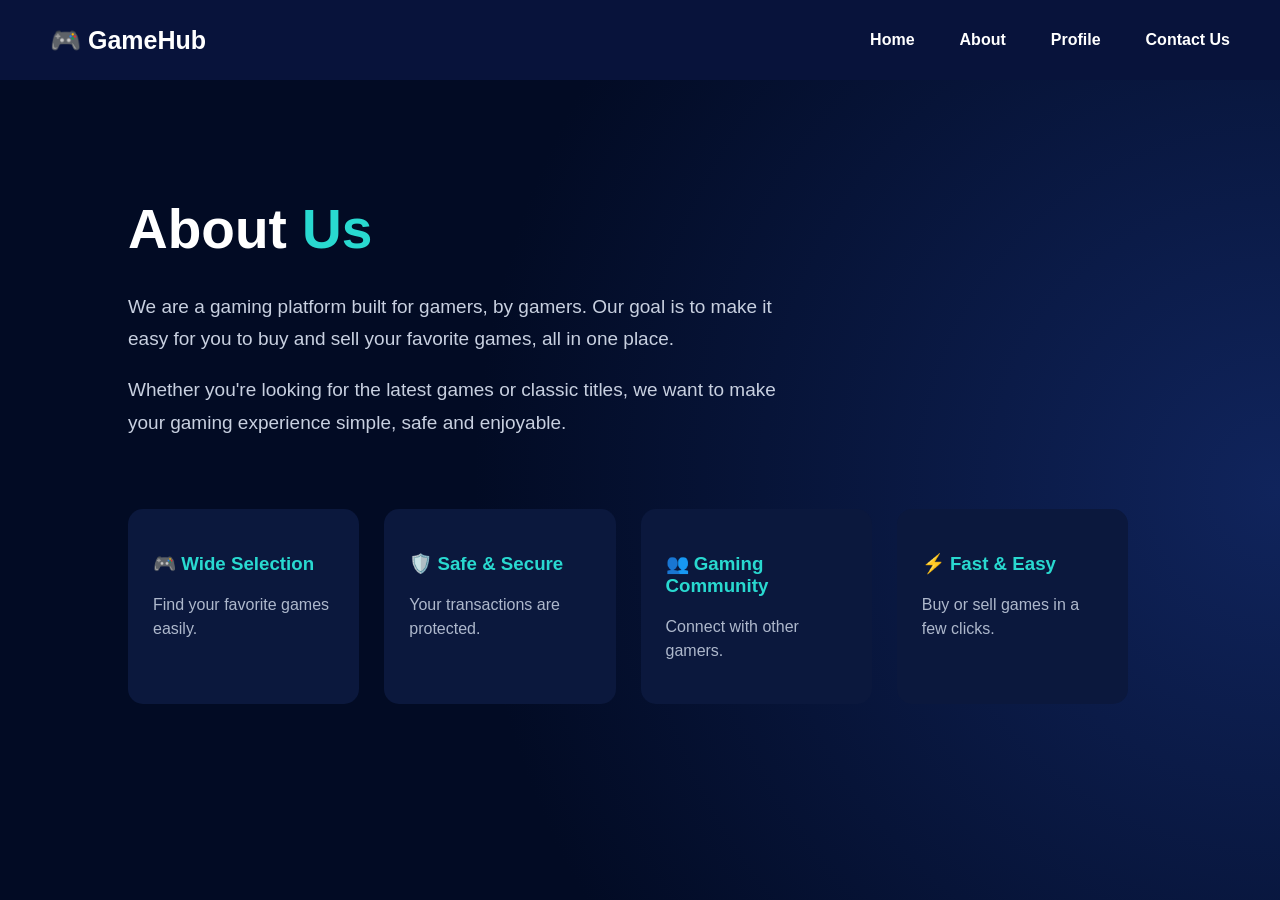
<file: about.html>
<!DOCTYPE html>
<html>
<head>
    <link rel="stylesheet" href="about.css">
    <title>About Us</title>
</head>

<body>

<header>
    <h2>🎮 GameHub</h2>

    <nav>
        <a href="index.html">Home</a>
        <a href="about.html">About</a>
        <a href="profile.html">Profile</a>
        <a href="contact.html">Contact Us</a>
    </nav>
</header>

<main class="about">

    <div class="about-text">

        <h1>About <span>Us</span></h1>

        <p>
            We are a gaming platform built for gamers, by gamers.
            Our goal is to make it easy for you to buy and sell
            your favorite games, all in one place.
        </p>

        <p>
            Whether you're looking for the latest games or classic
            titles, we want to make your gaming experience simple,
            safe and enjoyable.
        </p>

        <div class="features">

            <div>
                <h3>🎮 Wide Selection</h3>
                <p>Find your favorite games easily.</p>
            </div>

            <div>
                <h3>🛡️ Safe & Secure</h3>
                <p>Your transactions are protected.</p>
            </div>

            <div>
                <h3>👥 Gaming Community</h3>
                <p>Connect with other gamers.</p>
            </div>

            <div>
                <h3>⚡ Fast & Easy</h3>
                <p>Buy or sell games in a few clicks.</p>
            </div>

        </div>

    </div>

</main>

</body>
</html>
</file>
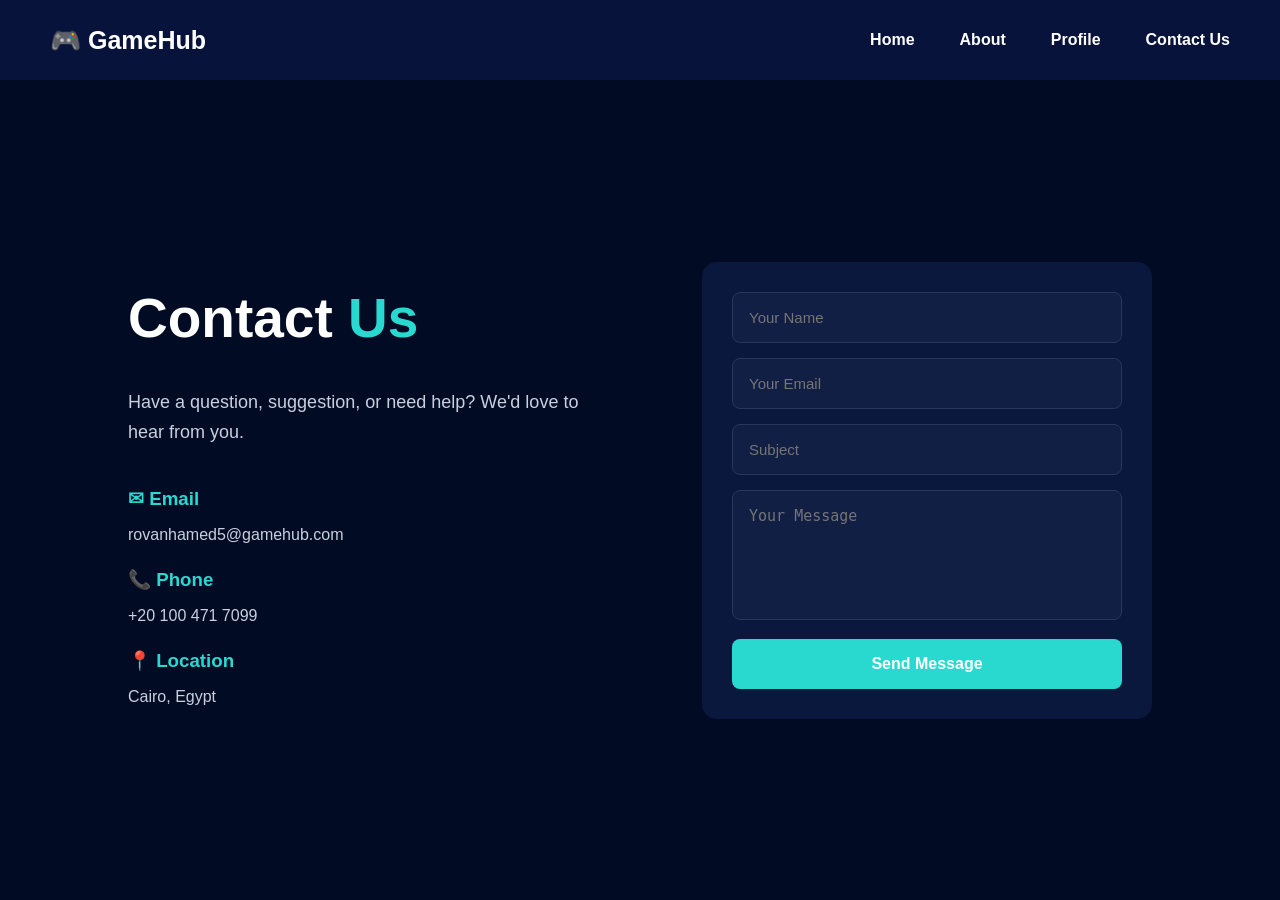
<file: contact.html>
<!DOCTYPE html>
<html>
<head>
    <link rel="stylesheet" href="contact.css">
    <title>Contact Us</title>
</head>

<body>

<header>
    <h2>🎮 GameHub</h2>

    <nav>
        <a href="index.html">Home</a>
        <a href="about.html">About</a>
        <a href="profile.html">Profile</a>
        <a href="contact.html">Contact Us</a>
    </nav>
</header>

<main class="contact">

    <div class="contact-info">

        <h1>Contact <span>Us</span></h1>

        <p>
            Have a question, suggestion, or need help?
            We'd love to hear from you.
        </p>

        <div class="info">
            <h3>✉ Email</h3>
            <p>rovanhamed5@gamehub.com</p>

            <h3>📞 Phone</h3>
            <p>+20 100 471 7099</p>

            <h3>📍 Location</h3>
            <p>Cairo, Egypt</p>
        </div>

    </div>
<form class="contact-form"
      action="https://formsubmit.co/rovanhamed5@gmail.com"
      method="POST">
    <input type="hidden" name="_next"
       value="https://rovnahamed5-web.github.io/youssef/contact.html">

  <input type="text" name="name"
         placeholder="Your Name" required>

  <input type="email" name="email"
         placeholder="Your Email" required>

  <input type="text" name="subject"
         placeholder="Subject" required>

  <textarea name="message"
            placeholder="Your Message" required></textarea>

  <button type="submit">Send Message</button>

</form>
    <!-- <div class="contact-form">

        <input type="text" placeholder="Your Name">

        <input type="email" placeholder="Your Email">

        <input type="text" placeholder="Subject">

        <textarea placeholder="Your Message"></textarea>

        <button>Send Message</button>

    </div> -->

</main>

</body>
</html>
</file>
<file: about.css>
* {
    box-sizing: border-box;
}

body {
    margin: 0;
    font-family: Arial, sans-serif;
    background: #020b24;
    color: white;
}

header {
    height: 80px;
    background: #08133b;
    display: flex;
    align-items: center;
    justify-content: space-between;
    padding: 0 50px;
}

header h2 {
    font-size: 25px;
}

nav {
    display: flex;
    gap: 45px;
}

nav a {
    color: white;
    text-decoration: none;
    font-weight: bold;
}

nav a:hover {
    color: #29d9d0;
}

.about {
    min-height: calc(100vh - 80px);
    padding: 80px 10%;
    background: radial-gradient(circle at right, #10245c, #020b24 60%);
}

.about-text {
    max-width: 1000px;
}

.about h1 {
    font-size: 55px;
    margin-bottom: 30px;
}

.about h1 span {
    color: #29d9d0;
}

.about-text > p {
    max-width: 650px;
    font-size: 19px;
    line-height: 1.7;
    color: #c8d0e0;
}

.features {
    display: grid;
    grid-template-columns: repeat(4, 1fr);
    gap: 25px;
    margin-top: 70px;
}

.features div {
    background: #0b183d;
    padding: 25px;
    border-radius: 15px;
}

.features h3 {
    color: #29d9d0;
}

.features p {
    color: #aeb8cc;
    line-height: 1.5;
}
</file>
<file: contact.css>
* {
    box-sizing: border-box;
}

body {
    margin: 0;
    font-family: Arial, sans-serif;
    background: #020b24;
    color: white;
}

header {
    height: 80px;
    background: #08133b;
    display: flex;
    align-items: center;
    justify-content: space-between;
    padding: 0 50px;
}

header h2 {
    font-size: 25px;
}

nav {
    display: flex;
    gap: 45px;
}

nav a {
    color: white;
    text-decoration: none;
    font-weight: bold;
}

nav a:hover {
    color: #29d9d0;
}

.contact {
    min-height: calc(100vh - 80px);
    padding: 80px 10%;
    display: flex;
    gap: 100px;
    align-items: center;
}

.contact-info {
    flex: 1;
}

.contact h1 {
    font-size: 55px;
}

.contact h1 span {
    color: #29d9d0;
}

.contact-info > p {
    color: #c8d0e0;
    font-size: 18px;
    line-height: 1.7;
}

.info {
    margin-top: 40px;
}

.info h3 {
    color: #29d9d0;
    margin-bottom: 5px;
}

.info p {
    color: #c8d0e0;
    margin-bottom: 25px;
}

.contact-form {
    background: #0b183d;
    padding: 30px;
    border-radius: 15px;
    width: 450px;
}

.contact-form input,
.contact-form textarea {
    width: 100%;
    margin-bottom: 15px;
    padding: 16px;
    border: 1px solid #26365e;
    border-radius: 8px;
    background: #111f45;
    color: white;
    font-size: 15px;
    outline: none;
}

.contact-form textarea {
    height: 130px;
    resize: none;
}

.contact-form button {
    width: 100%;
    padding: 16px;
    border: none;
    border-radius: 8px;
    background: #29d9d0;
    color: white;
    font-size: 16px;
    font-weight: bold;
    cursor: pointer;
}

.contact-form button:hover {
    background: #19bdb5;
}
</file>
